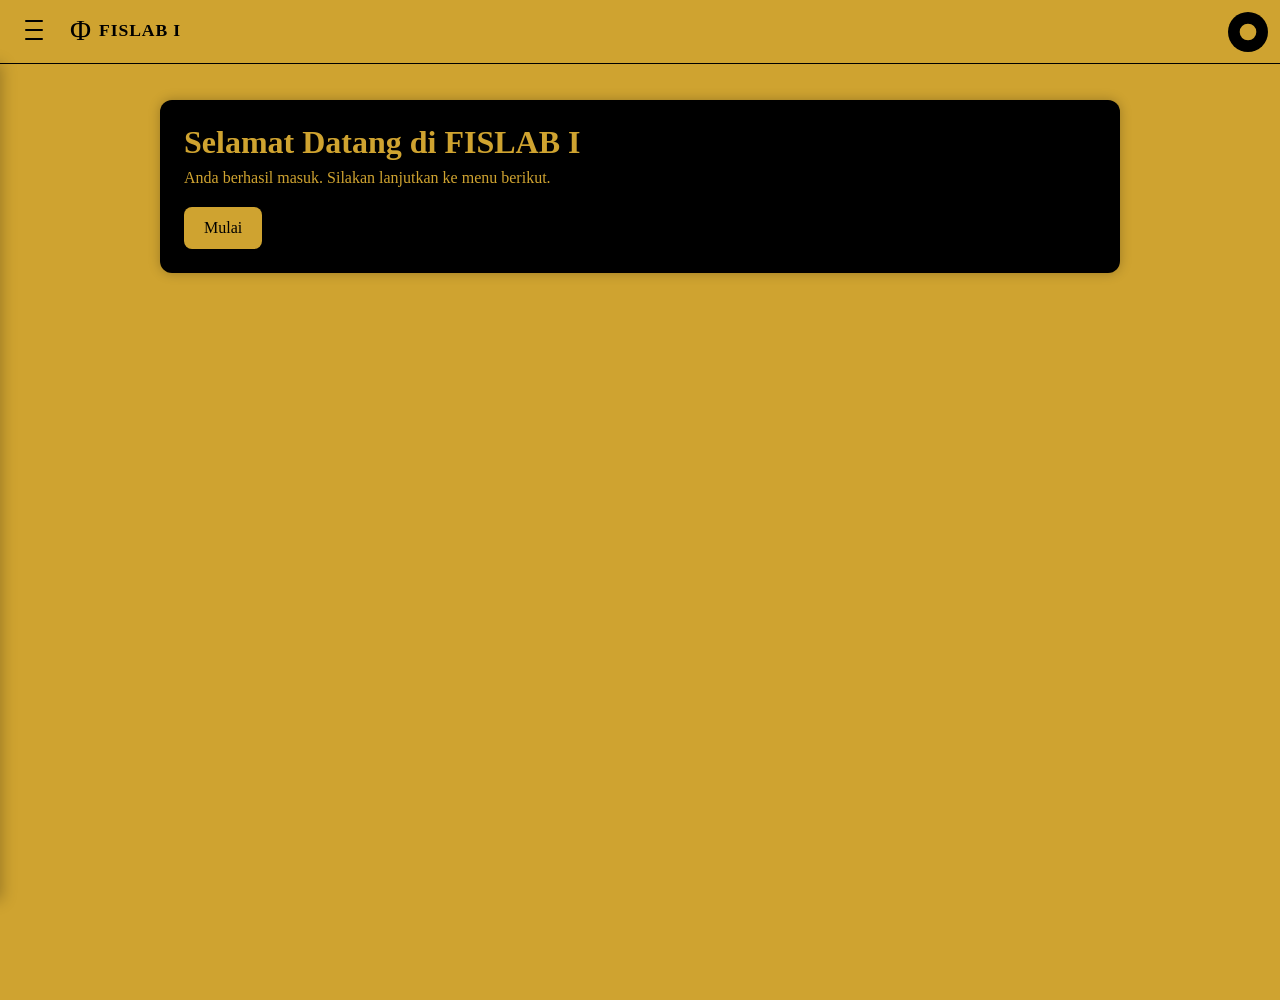
<file: Web Fislab 1/home.html>
<!DOCTYPE html>
<html lang="id">
<head>
    <meta charset="UTF-8" />
    <meta name="viewport" content="width=device-width, initial-scale=1.0" />
    <title>Home - FISLAB I</title>
    <link rel="stylesheet" href="home.css">
</head>
<body>
    <header class="top-left-header" aria-label="Brand header">
        <button id="hamburger" class="hamburger" type="button" aria-label="Buka menu" aria-controls="sidebar" aria-expanded="false">
            <span class="bar"></span>
            <span class="bar"></span>
            <span class="bar"></span>
        </button>
        <span class="header-logo">Φ</span>
        <span class="header-text">FISLAB I</span>
    </header>
    <div class="top-border-box" aria-hidden="true"></div>
    <button id="mode-toggle" class="mode-toggle" type="button" aria-label="Toggle night mode">
        <svg class="icon sun-icon" viewBox="0 0 24 24" aria-hidden="true">
            <circle cx="12" cy="12" r="10"/>
            <path d="M12 1v2M12 21v2M4.22 4.22l1.42 1.42M18.36 18.36l1.42 1.42M1 12h2M21 12h2M4.22 19.78l1.42-1.42M18.36 5.64l1.42-1.42"/>
        </svg>
        <svg class="icon moon-icon" viewBox="0 0 24 24" aria-hidden="true" style="display: none;">
            <path d="M21 12.79A9 9 0 1 1 11.21 3 7 7 0 0 0 21 12.79z"/>
        </svg>
    </button>

    <aside id="sidebar" class="sidebar" aria-label="Sidebar navigasi">
        <div class="side-title">Menu</div>
        <nav>
            <a href="profile.html" id="nav-profile">
                <span class="icon" aria-hidden="true">
                    <svg viewBox="0 0 24 24"><path d="M20 21v-2a4 4 0 0 0-4-4H8a4 4 0 0 0-4 4v2"/><circle cx="12" cy="7" r="4"/></svg>
                </span>
                <span class="label">Profile</span>
            </a>
            <a href="home.html" id="nav-home" class="active">
                <span class="icon" aria-hidden="true">
                    <svg viewBox="0 0 24 24"><rect x="3" y="3" width="8" height="8" rx="1"/><rect x="13" y="3" width="8" height="8" rx="1"/><rect x="3" y="13" width="8" height="8" rx="1"/><rect x="13" y="13" width="8" height="8" rx="1"/></svg>
                </span>
                <span class="label">Dashboard</span>
            </a>
            <a href="modul.html" id="nav-modul">
                <span class="icon" aria-hidden="true">
                    <svg viewBox="0 0 24 24"><rect x="3" y="4" width="8" height="16" rx="1"/><rect x="13" y="4" width="8" height="16" rx="1"/></svg>
                </span>
                <span class="label">Modul Praktikum</span>
            </a>
            <a href="kontak.html" id="nav-contacts">
                <span class="icon" aria-hidden="true">
                    <svg viewBox="0 0 24 24"><rect x="3" y="5" width="18" height="14" rx="1"/><path d="M3 7l9 6 9-6"/></svg>
                </span>
                <span class="label">Kontak Asisten Laboratorium</span>
            </a>
            <a href="nilai.html" id="nav-nilai" style="display: none;">
                <span class="icon" aria-hidden="true">
                    <svg viewBox="0 0 24 24"><path d="M9 12l2 2 4-4"/><path d="M21 12c0 7-9 13-9 13s-9-6-9-13a9 9 0 0 1 18 0z"/></svg>
                </span>
                <span class="label">Nilai Praktikum</span>
            </a>
            <a href="penilaian.html" id="nav-penilaian" style="display: none;">
                <span class="icon" aria-hidden="true">
                    <svg viewBox="0 0 24 24"><path d="M9 12l2 2 4-4"/><path d="M21 12c0 7-9 13-9 13s-9-6-9-13a9 9 0 0 1 18 0z"/></svg>
                </span>
                <span class="label">Penilaian Praktikum</span>
            </a>
            <a href="penjadwal.html" id="nav-penjadwalan" style="display: none;">
                <span class="icon" aria-hidden="true">
                    <svg viewBox="0 0 24 24"><path d="M16 4h2a2 2 0 0 1 2 2v14a2 2 0 0 1-2 2H6a2 2 0 0 1-2-2V6a2 2 0 0 1 2-2h2"/><path d="M12 11h4"/><rect x="8" y="2" width="8" height="4" rx="1"/></svg>
                </span>
                <span class="label">Penjadwalan</span>
            </a>
            <a href="jadwal.html" id="nav-schedule">
                <span class="icon" aria-hidden="true">
                    <svg viewBox="0 0 24 24"><rect x="3" y="4" width="18" height="17" rx="1"/><path d="M8 2v4M16 2v4M3 10h18"/></svg>
                </span>
                <span class="label">Jadwal Praktikum</span>
            </a>
            <a href="#" id="nav-logout">
                <span class="icon" aria-hidden="true">
                    <svg viewBox="0 0 24 24"><path d="M10 4H5a2 2 0 0 0-2 2v12a2 2 0 0 0 2 2h5"/><path d="M14 16l4-4-4-4"/><path d="M8 12h10"/></svg>
                </span>
                <span class="label">Keluar</span>
            </a>
        </nav>
    </aside>
    <div id="sidebar-overlay" class="sidebar-overlay" aria-hidden="true"></div>

    <main class="page-container">
        <section class="welcome-card" aria-labelledby="welcome-title">
            <h1 id="welcome-title" class="welcome-title">Selamat Datang di FISLAB I</h1>
            <p class="welcome-subtitle">Anda berhasil masuk. Silakan lanjutkan ke menu berikut.</p>
            <div class="actions">
                <button class="btn" type="button" id="mulai-btn">Mulai</button>
            </div>
        </section>
    </main>

    <script src="sidebar.js"></script>
    <script>
        const mulaiBtn = document.getElementById('mulai-btn');
        mulaiBtn.addEventListener('click', () => {
            window.alert('Mulai eksplorasi FISLAB I!');
        });
    </script>
</body>
</html>
</file>
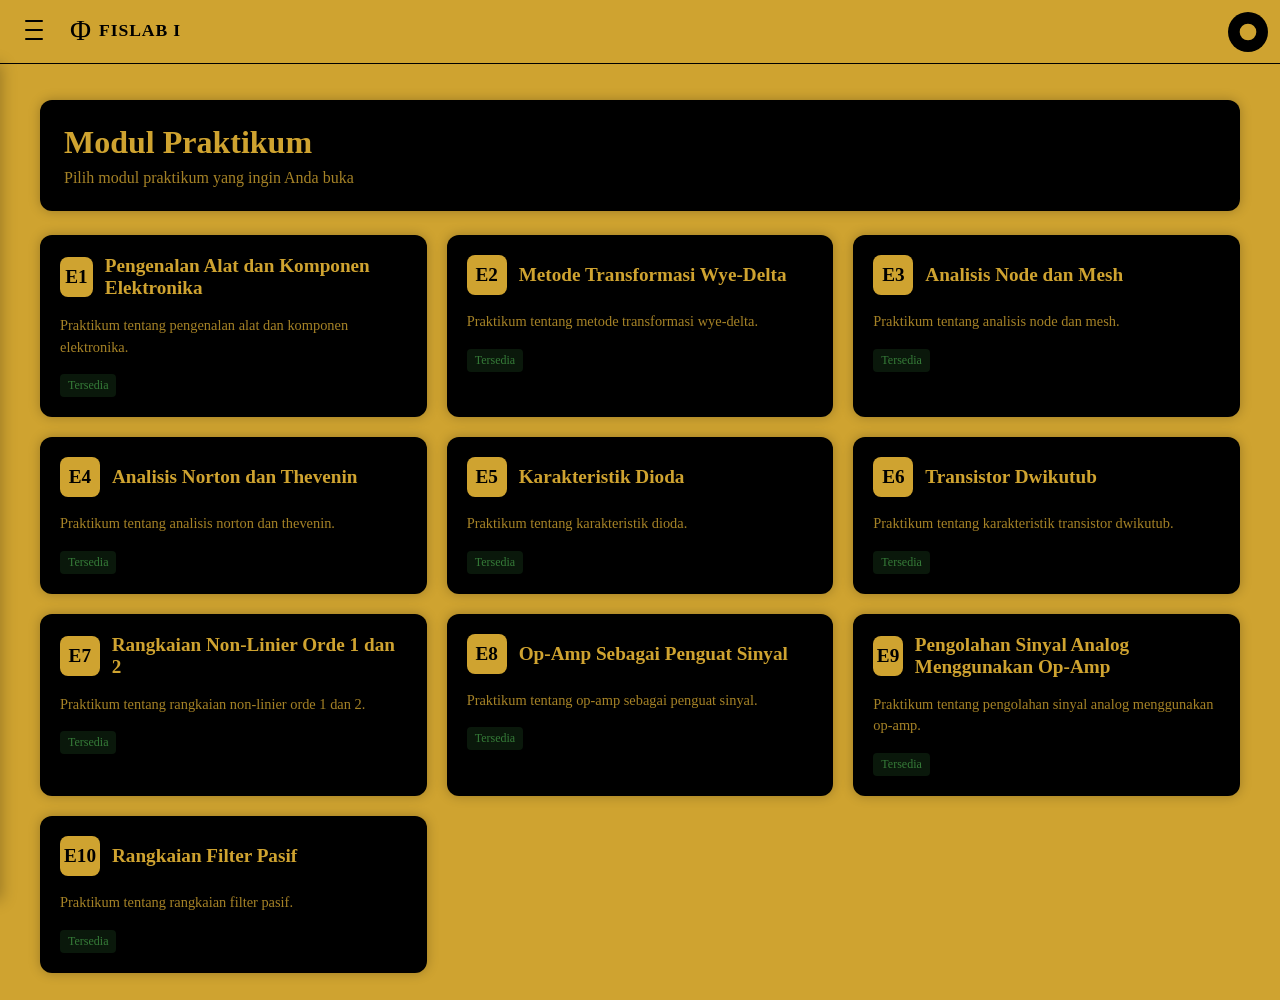
<file: Web Fislab 1/modul.html>
<!DOCTYPE html>
<html lang="id">
<head>
    <meta charset="UTF-8" />
    <meta name="viewport" content="width=device-width, initial-scale=1.0" />
    <title>Modul Praktikum - FISLAB I</title>
    <style>
        :root {
            --primary-gold: #cfa330;
            --dark-bg: #1a1a1a;
            --text-color: #000000;
        }

        body {
            margin: 0;
            font-family: 'Times New Roman', serif;
            background-color: var(--primary-gold);
            color: var(--text-color);
            min-height: 100vh;
        }

        /* Header pojok kiri atas */
        .top-left-header {
            position: fixed;
            top: 16px;
            left: 16px;
            display: flex;
            align-items: center;
            gap: 8px;
            color: var(--text-color);
            z-index: 1000;
        }
        .top-left-header .header-logo {
            font-size: 1.8rem;
            line-height: 1;
            transition: transform 0.8s ease;
        }
        .top-left-header .header-text {
            font-size: 1.1rem;
            font-weight: 700;
            letter-spacing: 0.9px;
            transition: transform 1.5s ease;
        }

        /* Tombol hamburger (3 garis) */
        .hamburger {
            width: 36px;
            height: 20px;
            display: flex;
            flex-direction: column;
            align-items: center;
            justify-content: space-between;
            background: transparent;
            color: inherit;
            border: 0;
            cursor: pointer;
            opacity: 0;
            transform: translateX(-8px) scale(0.9);
            transition: opacity 0.3s ease, transform 0.5s ease;
            pointer-events: none;
            padding: 0;
        }
        .hamburger .bar {
            width: 18px;
            height: 2px;
            background-color: currentColor;
            display: block;
            border-radius: 1px;
            transition: all 0.3s ease;
        }

        .top-left-header.menu-visible .hamburger {
            opacity: 1;
            transform: translateX(0) scale(1);
            pointer-events: auto;
        }
        .top-left-header.menu-visible .header-logo,
        .top-left-header.menu-visible .header-text {
            transform: translateX(10px);
        }

        .top-left-header.menu-visible .hamburger:hover {
            transform: translateX(0) scale(1.08);
        }

        /* Garis bawah header */
        .top-border-box {
            position: fixed;
            top: 0;
            left: 0;
            right: 0;
            height: 64px;
            border: 0;
            border-bottom: 1px solid #000000;
            box-sizing: border-box;
            background-color: var(--primary-gold);
            pointer-events: none;
            z-index: 900;
        }

        /* Tombol night mode */
        .mode-toggle {
            position: fixed;
            top: 12px;
            right: 12px;
            width: 40px;
            height: 40px;
            border-radius: 50%;
            background-color: var(--text-color);
            color: var(--primary-gold);
            border: 1px solid rgba(0, 0, 0, 0.2);
            font-family: 'Times New Roman', serif;
            cursor: pointer;
            z-index: 1200;
            transition: transform 0.2s ease, background-color 0.2s ease, color 0.2s ease;
            display: flex;
            align-items: center;
            justify-content: center;
            font-size: 1.2rem;
        }
        .mode-toggle:hover { transform: scale(1.06); }

        .mode-toggle .icon {
            width: 20px;
            height: 20px;
            fill: currentColor;
            transition: transform 0.3s ease;
        }

        .mode-toggle:hover .icon {
            transform: rotate(15deg);
        }

        /* Konten utama */
        .page-container {
            max-width: 1200px;
            margin: 100px auto 48px;
            padding: 0 16px;
        }

        /* Sidebar */
        .sidebar {
            position: fixed;
            top: 64px;
            left: 0;
            width: 260px;
            height: calc(100vh - 64px);
            background: var(--text-color);
            color: var(--primary-gold);
            transform: translateX(-100%);
            transition: transform 0.3s ease;
            z-index: 950;
            box-shadow: 2px 0 14px rgba(0,0,0,0.25);
            display: flex;
            flex-direction: column;
        }
        .sidebar .side-title {
            font-weight: 700;
            padding: 16px 20px;
            border-bottom: 1px solid rgba(255,255,255,0.15);
        }
        .sidebar nav { padding: 8px 0; }
        .sidebar a {
            display: flex;
            align-items: center;
            gap: 12px;
            padding: 12px 20px;
            color: currentColor;
            text-decoration: none;
            transition: background-color 0.2s ease, transform 0.15s ease;
        }
        .sidebar a:hover { background-color: rgba(255,255,255,0.08); transform: translateX(4px); }
        .sidebar a.active { background-color: var(--primary-gold); color: var(--text-color); }
        .sidebar a .icon { width: 18px; height: 18px; display: inline-block; }
        .sidebar a .icon svg { width: 100%; height: 100%; fill: none; stroke: currentColor; stroke-width: 2; stroke-linecap: round; stroke-linejoin: round; }

        /* Overlay */
        .sidebar-overlay {
            position: fixed;
            top: 64px;
            left: 0;
            right: 0;
            bottom: 0;
            background: rgba(0,0,0,0.3);
            opacity: 0;
            visibility: hidden;
            transition: opacity 0.25s ease, visibility 0.25s ease;
            z-index: 940;
        }

        /* Open state */
        body.sidebar-open .sidebar { transform: translateX(0); }
        body.sidebar-open .sidebar-overlay { opacity: 1; visibility: visible; }

        /* Header halaman modul */
        .page-header {
            background: var(--text-color);
            color: var(--primary-gold);
            border-radius: 12px;
            padding: 24px;
            margin-bottom: 24px;
            box-shadow: 0 0 12px rgba(0,0,0,0.25);
        }

        .page-title {
            margin: 0 0 8px;
            font-size: 2rem;
        }

        .page-subtitle {
            margin: 0;
            font-size: 1rem;
            opacity: 0.8;
        }

        /* Grid modul */
        .modul-grid {
            display: grid;
            grid-template-columns: repeat(auto-fit, minmax(300px, 1fr));
            gap: 20px;
            margin-bottom: 24px;
        }

        .modul-card {
            background: var(--text-color);
            color: var(--primary-gold);
            border-radius: 12px;
            padding: 20px;
            box-shadow: 0 0 12px rgba(0,0,0,0.25);
            transition: transform 0.2s ease, box-shadow 0.2s ease;
            cursor: pointer;
        }

        .modul-card:hover {
            transform: translateY(-4px);
            box-shadow: 0 8px 20px rgba(0,0,0,0.3);
        }

        .modul-header {
            display: flex;
            align-items: center;
            gap: 12px;
            margin-bottom: 16px;
        }

        .modul-icon {
            width: 40px;
            height: 40px;
            background: var(--primary-gold);
            border-radius: 8px;
            display: flex;
            align-items: center;
            justify-content: center;
            color: var(--text-color);
            font-size: 1.2rem;
            font-weight: bold;
        }

        .modul-title {
            margin: 0;
            font-size: 1.2rem;
            font-weight: 600;
        }

        .modul-description {
            margin: 0 0 16px;
            font-size: 0.9rem;
            line-height: 1.5;
            opacity: 0.8;
        }

        .modul-meta {
            display: flex;
            justify-content: space-between;
            align-items: center;
            font-size: 0.8rem;
            opacity: 0.7;
        }

        .modul-status {
            padding: 4px 8px;
            border-radius: 4px;
            font-size: 0.75rem;
            font-weight: 500;
        }

        .status-available {
            background: rgba(76, 175, 80, 0.2);
            color: #4caf50;
        }

        .status-locked {
            background: rgba(244, 67, 54, 0.2);
            color: #f44336;
        }

        .status-completed {
            background: rgba(33, 150, 243, 0.2);
            color: #2196f3;
        }

        /* Tombol kembali */
        .back-btn {
            background-color: transparent;
            color: var(--primary-gold);
            border: 1px solid var(--primary-gold);
            padding: 8px 16px;
            font-family: 'Times New Roman', serif;
            font-size: 0.9rem;
            border-radius: 6px;
            cursor: pointer;
            transition: all 0.2s ease;
            margin-bottom: 20px;
        }

        .back-btn:hover {
            background-color: var(--primary-gold);
            color: var(--text-color);
        }

        /* Dark mode overrides */
        body.dark { background-color: var(--dark-bg); color: var(--primary-gold); }
        body.dark .top-left-header { color: var(--primary-gold); }
        body.dark .top-border-box { border-bottom-color: var(--primary-gold); background-color: var(--dark-bg); }
        body.dark .mode-toggle { background-color: var(--primary-gold); color: #1a1a1a; }
        body.dark .mode-toggle .icon { fill: #1a1a1a; }
        body.dark .page-header, body.dark .modul-card { background: #2a2a2a; color: #ffffff; }
        body.dark .sidebar { background: #2a2a2a; color: #ffffff; }
        body.dark .sidebar a:hover { background-color: rgba(207,163,48,0.15); }
        body.dark .back-btn { color: var(--primary-gold); border-color: var(--primary-gold); }
        body.dark .back-btn:hover { background-color: var(--primary-gold); color: #1a1a1a; }
    </style>
</head>
<body>
    <header class="top-left-header" aria-label="Brand header">
        <button id="hamburger" class="hamburger" type="button" aria-label="Buka menu" aria-controls="sidebar" aria-expanded="false">
            <span class="bar"></span>
            <span class="bar"></span>
            <span class="bar"></span>
        </button>
        <span class="header-logo">Φ</span>
        <span class="header-text">FISLAB I</span>
    </header>
    <div class="top-border-box" aria-hidden="true"></div>
    <button id="mode-toggle" class="mode-toggle" type="button" aria-label="Toggle night mode">
        <svg class="icon sun-icon" viewBox="0 0 24 24" aria-hidden="true">
            <circle cx="12" cy="12" r="10"/>
            <path d="M12 1v2M12 21v2M4.22 4.22l1.42 1.42M18.36 18.36l1.42 1.42M1 12h2M21 12h2M4.22 19.78l1.42-1.42M18.36 5.64l1.42-1.42"/>
        </svg>
        <svg class="icon moon-icon" viewBox="0 0 24 24" aria-hidden="true" style="display: none;">
            <path d="M21 12.79A9 9 0 1 1 11.21 3 7 7 0 0 0 21 12.79z"/>
        </svg>
    </button>

    <aside id="sidebar" class="sidebar" aria-label="Sidebar navigasi">
        <div class="side-title">Menu</div>
        <nav>
            <a href="profile.html" id="nav-profile">
                <span class="icon" aria-hidden="true">
                    <svg viewBox="0 0 24 24">
                        <path d="M20 21v-2a4 4 0 0 0-4-4H8a4 4 0 0 0-4 4v2"/>
                        <circle cx="12" cy="7" r="4"/>
                    </svg>
                </span>
                <span class="label">Profile</span>
            </a>
            <a href="home.html" id="nav-home">
                <span class="icon" aria-hidden="true">
                    <svg viewBox="0 0 24 24">
                        <rect x="3" y="3" width="8" height="8" rx="1"/>
                        <rect x="13" y="3" width="8" height="8" rx="1"/>
                        <rect x="3" y="13" width="8" height="8" rx="1"/>
                        <rect x="13" y="13" width="8" height="8" rx="1"/>
                    </svg>
                </span>
                <span class="label">Dashboard</span>
            </a>
            <a href="modul.html" id="nav-modul" class="active">
                <span class="icon" aria-hidden="true">
                    <svg viewBox="0 0 24 24">
                        <rect x="3" y="4" width="8" height="16" rx="1"/>
                        <rect x="13" y="4" width="8" height="16" rx="1"/>
                    </svg>
                </span>
                <span class="label">Modul Praktikum</span>
            </a>
            <a href="kontak.html" id="nav-contacts">
                <span class="icon" aria-hidden="true">
                    <svg viewBox="0 0 24 24">
                        <rect x="3" y="5" width="18" height="14" rx="1"/>
                        <path d="M3 7l9 6 9-6"/>
                    </svg>
                </span>
                <span class="label">Kontak Asisten Laboratorium</span>
            </a>
            <a href="nilai.html" id="nav-nilai" style="display: none;">
                <span class="icon" aria-hidden="true">
                    <svg viewBox="0 0 24 24">
                        <path d="M9 12l2 2 4-4"/>
                        <path d="M21 12c0 7-9 13-9 13s-9-6-9-13a9 9 0 0 1 18 0z"/>
                    </svg>
                </span>
                <span class="label">Nilai Praktikum</span>
            </a>
            <a href="penilaian.html" id="nav-penilaian" style="display: none;">
                <span class="icon" aria-hidden="true">
                    <svg viewBox="0 0 24 24">
                        <path d="M9 12l2 2 4-4"/>
                        <path d="M21 12c0 7-9 13-9 13s-9-6-9-13a9 9 0 0 1 18 0z"/>
                    </svg>
                </span>
                <span class="label">Penilaian Praktikum</span>
            </a>
            <a href="penjadwal.html" id="nav-penjadwalan" style="display: none;">
                <span class="icon" aria-hidden="true">
                    <svg viewBox="0 0 24 24">
                        <path d="M16 4h2a2 2 0 0 1 2 2v14a2 2 0 0 1-2 2H6a2 2 0 0 1-2-2V6a2 2 0 0 1 2-2h2"/>
                        <path d="M12 11h4"/>
                        <rect x="8" y="2" width="8" height="4" rx="1"/>
                    </svg>
                </span>
                <span class="label">Penjadwalan</span>
            </a>
            <a href="jadwal.html" id="nav-schedule">
                <span class="icon" aria-hidden="true">
                    <svg viewBox="0 0 24 24">
                        <rect x="3" y="4" width="18" height="17" rx="1"/>
                        <path d="M8 2v4M16 2v4M3 10h18"/>
                    </svg>
                </span>
                <span class="label">Jadwal Praktikum</span>
            </a>
            <a href="#" id="nav-logout">
                <span class="icon" aria-hidden="true">
                    <svg viewBox="0 0 24 24">
                        <path d="M10 4H5a2 2 0 0 0-2 2v12a2 2 0 0 0 2 2h5"/>
                        <path d="M14 16l4-4-4-4"/>
                        <path d="M8 12h10"/>
                    </svg>
                </span>
                <span class="label">Keluar</span>
            </a>
        </nav>
    </aside>
    <div id="sidebar-overlay" class="sidebar-overlay" aria-hidden="true"></div>

    <main class="page-container">
        <section class="page-header" aria-labelledby="page-title">
            <h1 id="page-title" class="page-title">Modul Praktikum</h1>
            <p class="page-subtitle">Pilih modul praktikum yang ingin Anda buka</p>
        </section>

        <div class="modul-grid">
            <div class="modul-card" onclick="openModul('Pengenalan Alat dan Komponen Elektronika')">
                <div class="modul-header">
                    <div class="modul-icon">E1</div>
                    <h3 class="modul-title">Pengenalan Alat dan Komponen Elektronika</h3>
                </div>
                <p class="modul-description">
                    Praktikum tentang pengenalan alat dan komponen elektronika.
                </p>
                <div class="modul-meta">
                    <span class="modul-status status-available">Tersedia</span>
                </div>
            </div>

            <div class="modul-card" onclick="openModul('Metode Transformasi Wye-Delta')">
                <div class="modul-header">
                    <div class="modul-icon">E2</div>
                    <h3 class="modul-title">Metode Transformasi Wye-Delta</h3>
                </div>
                <p class="modul-description">
                    Praktikum tentang metode transformasi wye-delta.
                </p>
                <div class="modul-meta">
                    <span class="modul-status status-available">Tersedia</span>
                </div>
            </div>

            <div class="modul-card" onclick="openModul('Analisis Node dan Mesh')">
                <div class="modul-header">
                    <div class="modul-icon">E3</div>
                    <h3 class="modul-title">Analisis Node dan Mesh</h3>
                </div>
                <p class="modul-description">
                    Praktikum tentang analisis node dan mesh.
                </p>
                <div class="modul-meta">
                    <span class="modul-status status-available">Tersedia</span>
                </div>
            </div>

            <div class="modul-card" onclick="openModul('Analisis Norton dan Thevenin')">
                <div class="modul-header">
                    <div class="modul-icon">E4</div>
                    <h3 class="modul-title">Analisis Norton dan Thevenin</h3>
                </div>
                <p class="modul-description">
                    Praktikum tentang analisis norton dan thevenin.
                </p>
                <div class="modul-meta">
                    <span class="modul-status status-available">Tersedia</span>
                </div>
            </div>

            <div class="modul-card" onclick="openModul('Karakteristik Dioda')">
                <div class="modul-header">
                    <div class="modul-icon">E5</div>
                    <h3 class="modul-title">Karakteristik Dioda</h3>
                </div>
                <p class="modul-description">
                    Praktikum tentang karakteristik dioda.
                </p>
                <div class="modul-meta">
                    <span class="modul-status status-available">Tersedia</span>
                </div>
            </div>

            <div class="modul-card" onclick="openModul('Transistor Dwikutub')">
                <div class="modul-header">
                    <div class="modul-icon">E6</div>
                    <h3 class="modul-title">Transistor Dwikutub</h3>
                </div>
                <p class="modul-description">
                    Praktikum tentang karakteristik transistor dwikutub.
                </p>
                <div class="modul-meta">
                    <span class="modul-status status-available">Tersedia</span>
                </div>
            </div>

            <div class="modul-card" onclick="openModul('Rangkaian Non-Linier Orde 1 dan 2')">
                <div class="modul-header">
                    <div class="modul-icon">E7</div>
                    <h3 class="modul-title">Rangkaian Non-Linier Orde 1 dan 2</h3>
                </div>
                <p class="modul-description">
                    Praktikum tentang rangkaian non-linier orde 1 dan 2.
                </p>
                <div class="modul-meta">
                    <span class="modul-status status-available">Tersedia</span>
                </div>
            </div>
            <div class="modul-card" onclick="openModul('Op-Amp Sebagai Penguat Sinyal')">
                <div class="modul-header">
                    <div class="modul-icon">E8</div>
                    <h3 class="modul-title">Op-Amp Sebagai Penguat Sinyal</h3>
                </div>
                <p class="modul-description">
                    Praktikum tentang op-amp sebagai penguat sinyal.
                </p>
                <div class="modul-meta">
                    <span class="modul-status status-available">Tersedia</span>
                </div>
            </div>
            <div class="modul-card" onclick="openModul('Pengolahan Sinyal Analog Menggunakan Op-Amp')">
                <div class="modul-header">
                    <div class="modul-icon">E9</div>
                    <h3 class="modul-title">Pengolahan Sinyal Analog Menggunakan Op-Amp</h3>
                </div>
                <p class="modul-description">
                    Praktikum tentang pengolahan sinyal analog menggunakan op-amp.
                </p>
                <div class="modul-meta">
                    <span class="modul-status status-available">Tersedia</span>
                </div>
            </div>
            <div class="modul-card" onclick="openModul('Rangkaian Filter Pasif')">
                <div class="modul-header">
                    <div class="modul-icon">E10</div>
                    <h3 class="modul-title">Rangkaian Filter Pasif</h3>
                </div>
                <p class="modul-description">
                    Praktikum tentang rangkaian filter pasif.
                </p>
                <div class="modul-meta">
                    <span class="modul-status status-available">Tersedia</span>
                </div>
            </div>
        </div>
    </main>

    <script src="sidebar.js"></script>
    <script>
        function openModul(modulName) {
            alert(`Membuka modul: ${modulName}\n\nFitur ini akan dikembangkan lebih lanjut untuk menampilkan konten modul yang lengkap.`);
        }
    </script>
</body>
</html>
</file>
<file: Web Fislab 1/home.css>
:root {
    --primary-gold: #cfa330;
    --dark-bg: #1a1a1a;
    --text-color: #000000;
}

body {
    margin: 0;
    font-family: 'Times New Roman', serif;
    background-color: var(--primary-gold);
    color: var(--text-color);
    min-height: 100vh;
}

/* Header pojok kiri atas */
.top-left-header {
    position: fixed;
    top: 16px;
    left: 16px;
    display: flex;
    align-items: center;
    gap: 8px;
    color: var(--text-color);
    z-index: 1000;
}
.top-left-header .header-logo {
    font-size: 1.8rem;
    line-height: 1;
    transition: transform 0.8s ease;
}
.top-left-header .header-text {
    font-size: 1.1rem;
    font-weight: 700;
    letter-spacing: 0.9px;
    transition: transform 1.5s ease;
}

/* Tombol hamburger (3 garis) */
.hamburger {
    width: 36px;
    height: 20px;
    display: flex;
    flex-direction: column;
    align-items: center;
    justify-content: space-between;
    background: transparent;
    color: inherit;
    border: 0;
    cursor: pointer;
    opacity: 0;
    transform: translateX(-8px) scale(0.9);
    transition: opacity 0.3s ease, transform 0.5s ease;
    pointer-events: none;
    padding: 0;
}
.hamburger .bar {
    width: 18px;
    height: 2px;
    background-color: currentColor;
    display: block;
    border-radius: 1px;
    transition: all 0.3s ease;
}

/* Saat menu ditampilkan */
.top-left-header.menu-visible .hamburger {
    opacity: 1;
    transform: translateX(0) scale(1);
    pointer-events: auto;
}
.top-left-header.menu-visible .header-logo,
.top-left-header.menu-visible .header-text {
    transform: translateX(10px);
}
.top-left-header.menu-visible .hamburger:hover {
    transform: translateX(0) scale(1.08);
}

/* Garis bawah header */
.top-border-box {
    position: fixed;
    top: 0;
    left: 0;
    right: 0;
    height: 64px;
    border: 0;
    border-bottom: 1px solid #000000;
    box-sizing: border-box;
    background-color: var(--primary-gold);
    pointer-events: none;
    z-index: 900;
}

/* Tombol night mode */
.mode-toggle {
    position: fixed;
    top: 12px;
    right: 12px;
    width: 40px;
    height: 40px;
    border-radius: 50%;
    background-color: var(--text-color);
    color: var(--primary-gold);
    border: 1px solid rgba(0, 0, 0, 0.2);
    font-family: 'Times New Roman', serif;
    cursor: pointer;
    z-index: 1200;
    transition: transform 0.2s ease, background-color 0.2s ease, color 0.2s ease;
    display: flex;
    align-items: center;
    justify-content: center;
    font-size: 1.2rem;
}
.mode-toggle:hover { transform: scale(1.06); }
.mode-toggle .icon {
    width: 20px;
    height: 20px;
    fill: currentColor;
    transition: transform 0.3s ease;
}
.mode-toggle:hover .icon {
    transform: rotate(15deg);
}

/* Konten utama */
.page-container {
    max-width: 960px;
    margin: 100px auto 48px;
    padding: 0 16px;
}

/* Sidebar */
.sidebar {
    position: fixed;
    top: 64px;
    left: 0;
    width: 260px;
    height: calc(100vh - 64px);
    background: var(--text-color);
    color: var(--primary-gold);
    transform: translateX(-100%);
    transition: transform 0.3s ease;
    z-index: 950;
    box-shadow: 2px 0 14px rgba(0,0,0,0.25);
    display: flex;
    flex-direction: column;
}
.sidebar .side-title {
    font-weight: 700;
    padding: 16px 20px;
    border-bottom: 1px solid rgba(255,255,255,0.15);
}
.sidebar nav { padding: 8px 0; }
.sidebar a {
    display: flex;
    align-items: center;
    gap: 12px;
    padding: 12px 20px;
    color: currentColor;
    text-decoration: none;
    transition: background-color 0.2s ease, transform 0.15s ease;
}
.sidebar a:hover { 
    background-color: rgba(255,255,255,0.08); 
    transform: translateX(4px); 
}
.sidebar a.active { 
    background-color: var(--primary-gold); 
    color: var(--text-color); 
}
.sidebar a .icon { 
    width: 18px; 
    height: 18px; 
    display: inline-block; 
}
.sidebar a .icon svg { 
    width: 100%; 
    height: 100%; 
    fill: none; 
    stroke: currentColor; 
    stroke-width: 2; 
    stroke-linecap: round; 
    stroke-linejoin: round; 
}

/* Overlay */
.sidebar-overlay {
    position: fixed;
    top: 64px;
    left: 0;
    right: 0;
    bottom: 0;
    background: rgba(0,0,0,0.3);
    opacity: 0;
    visibility: hidden;
    transition: opacity 0.25s ease, visibility 0.25s ease;
    z-index: 940;
}

/* Open state */
body.sidebar-open .sidebar { transform: translateX(0); }
body.sidebar-open .sidebar-overlay { opacity: 1; visibility: visible; }

.welcome-card {
    background: var(--text-color);
    color: var(--primary-gold);
    border-radius: 12px;
    padding: 24px;
    box-shadow: 0 0 12px rgba(0,0,0,0.25);
}

.welcome-title {
    margin: 0 0 8px;
    font-size: 2rem;
}

.welcome-subtitle {
    margin: 0 0 20px;
    font-size: 1rem;
}

.actions {
    display: flex;
    gap: 12px;
    flex-wrap: wrap;
}

.btn {
    background-color: var(--primary-gold);
    color: var(--text-color);
    border: none;
    padding: 12px 20px;
    font-family: 'Times New Roman', serif;
    font-size: 1rem;
    border-radius: 8px;
    cursor: pointer;
    transition: transform 0.2s ease, box-shadow 0.2s ease;
}
.btn:hover { 
    transform: scale(1.04); 
    box-shadow: 0 0 10px rgba(0,0,0,0.25); 
}

.btn-secondary {
    background-color: transparent;
    color: var(--primary-gold);
    border: 1px solid var(--primary-gold);
}

/* Dark mode overrides */
body.dark { 
    background-color: var(--dark-bg); 
    color: var(--primary-gold); 
}
body.dark .top-left-header { 
    color: var(--primary-gold); 
}
body.dark .top-border-box { 
    border-bottom-color: var(--primary-gold); 
    background-color: var(--dark-bg); 
}
body.dark .mode-toggle { 
    background-color: var(--primary-gold); 
    color: #1a1a1a; 
}
body.dark .mode-toggle .icon { 
    fill: #1a1a1a; 
}
body.dark .welcome-card { 
    background: #2a2a2a; 
    color: #ffffff; 
}
body.dark .btn { 
    background-color: var(--primary-gold); 
    color: #1a1a1a; 
}
body.dark .btn-secondary { 
    background-color: transparent; 
    color: var(--primary-gold); 
    border-color: var(--primary-gold); 
}
body.dark .sidebar { 
    background: #2a2a2a; 
    color: #ffffff; 
}
body.dark .sidebar a:hover { 
    background-color: rgba(207,163,48,0.15); 
}
</file>
